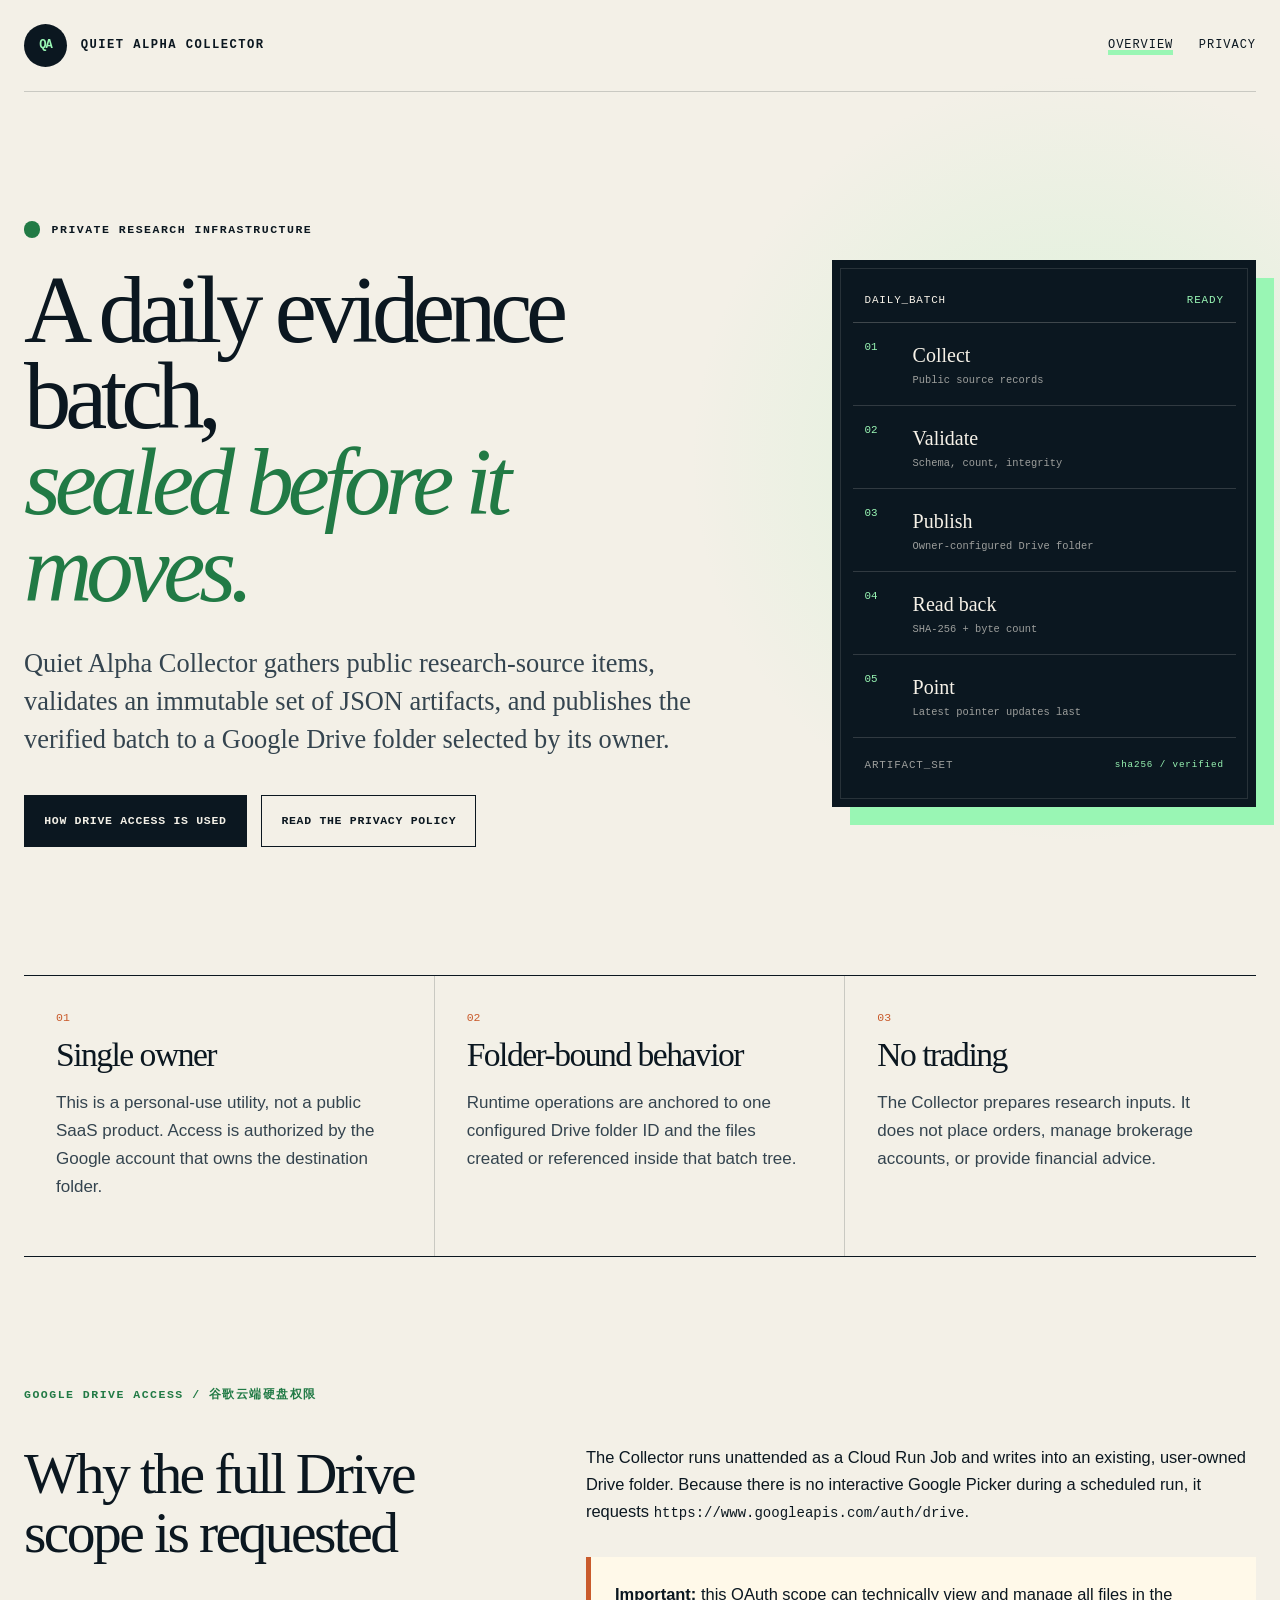
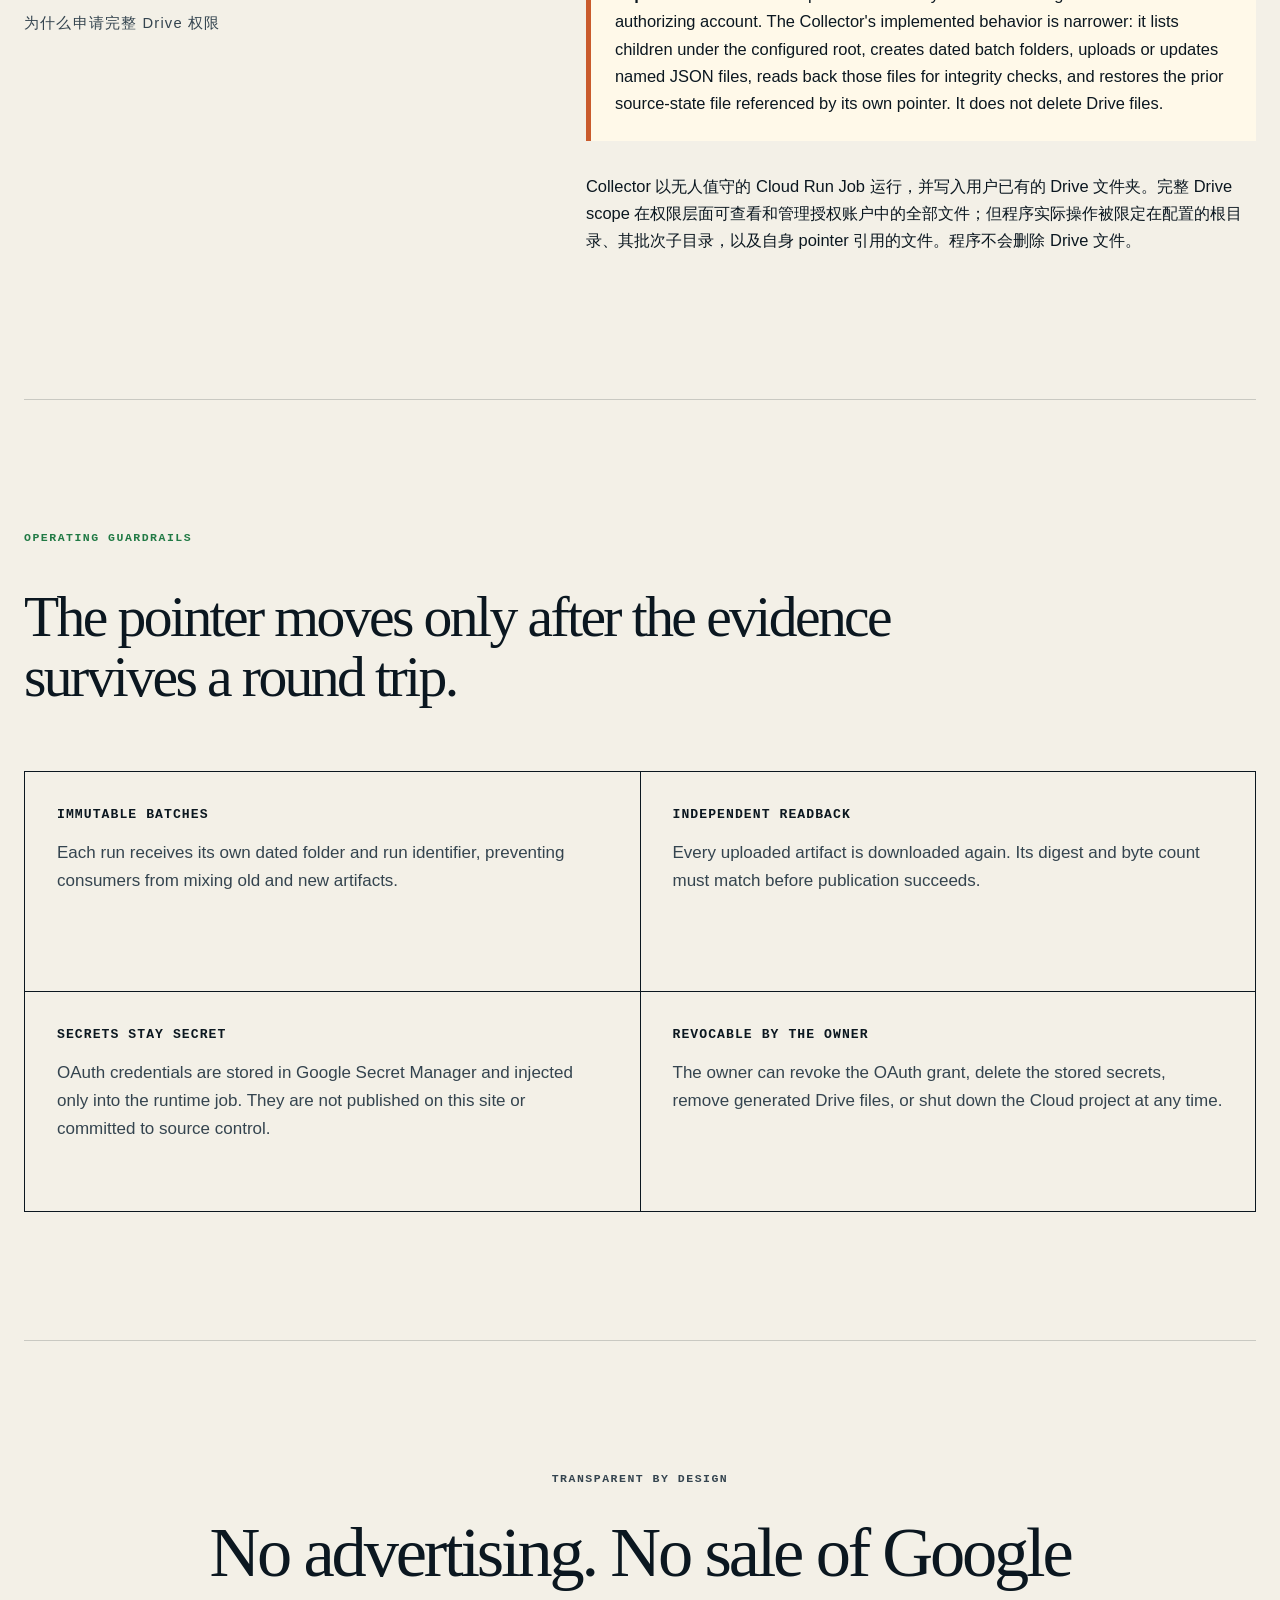
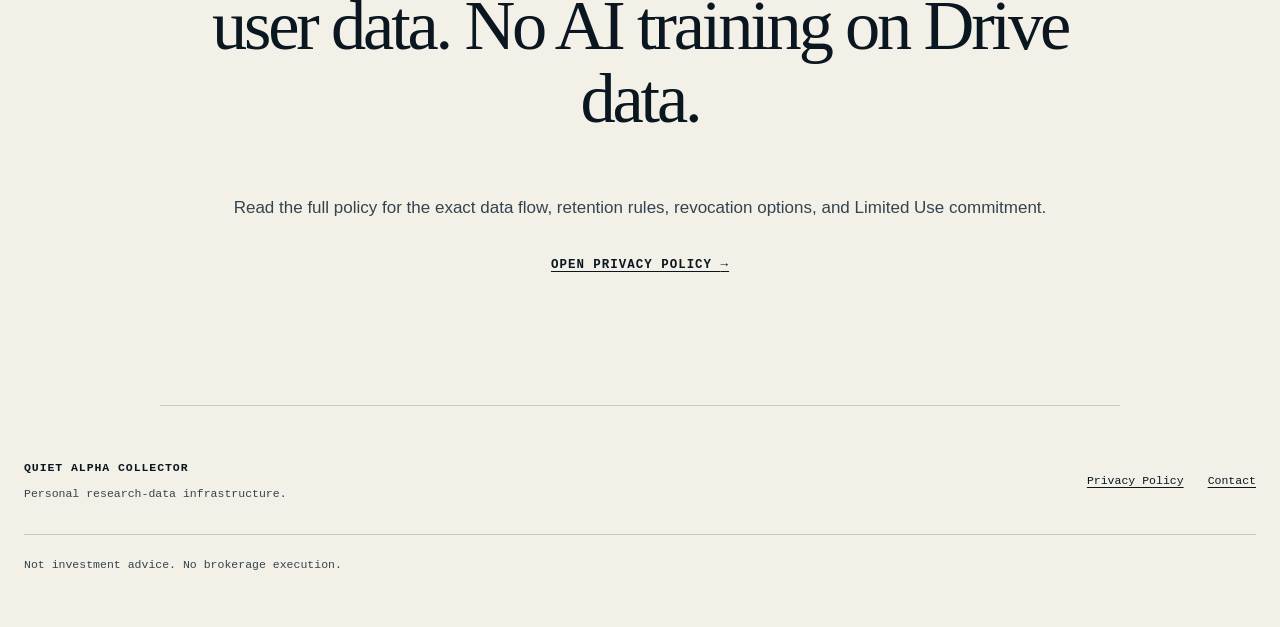
<file: index.html>
<!DOCTYPE html>
<html lang="en">
<head>
  <meta charset="utf-8">
  <meta name="viewport" content="width=device-width, initial-scale=1">
  <meta name="description" content="Quiet Alpha Collector is a private research-data utility that validates immutable daily batches and publishes them to an owner-selected Google Drive folder.">
  <title>Quiet Alpha Collector</title>
  <link rel="canonical" href="https://lumo016.github.io/quiet-alpha-oauth-site/">
  <link rel="icon" href="data:image/svg+xml,%3Csvg xmlns='http://www.w3.org/2000/svg' viewBox='0 0 64 64'%3E%3Crect width='64' height='64' rx='12' fill='%230b1720'/%3E%3Cpath d='M13 42 28 15h8L22 42zm21 0 10-19h7L41 42z' fill='%2399f6b4'/%3E%3C/svg%3E">
  <link rel="stylesheet" href="assets/site.css">
</head>
<body>
  <a class="skip-link" href="#main">Skip to content</a>
  <header class="site-header">
    <a class="wordmark" href="./" aria-label="Quiet Alpha Collector home">
      <span class="wordmark-mark" aria-hidden="true">QA</span>
      <span>Quiet Alpha Collector</span>
    </a>
    <nav aria-label="Primary navigation">
      <a aria-current="page" href="./">Overview</a>
      <a href="privacy.html">Privacy</a>
    </nav>
  </header>

  <main id="main">
    <section class="hero" aria-labelledby="hero-title">
      <div class="hero-copy reveal">
        <p class="eyebrow"><span class="status-dot" aria-hidden="true"></span> Private research infrastructure</p>
        <h1 id="hero-title">A daily evidence batch,<br><em>sealed before it moves.</em></h1>
        <p class="lede">Quiet Alpha Collector gathers public research-source items, validates an immutable set of JSON artifacts, and publishes the verified batch to a Google Drive folder selected by its owner.</p>
        <div class="hero-actions">
          <a class="button button-primary" href="#drive-access">How Drive access is used</a>
          <a class="button button-secondary" href="privacy.html">Read the privacy policy</a>
        </div>
      </div>

      <aside class="ledger reveal reveal-late" aria-label="Collector integrity sequence">
        <div class="ledger-head">
          <span>DAILY_BATCH</span>
          <span class="ready">READY</span>
        </div>
        <ol>
          <li><span>01</span><strong>Collect</strong><small>Public source records</small></li>
          <li><span>02</span><strong>Validate</strong><small>Schema, count, integrity</small></li>
          <li><span>03</span><strong>Publish</strong><small>Owner-configured Drive folder</small></li>
          <li><span>04</span><strong>Read back</strong><small>SHA-256 + byte count</small></li>
          <li><span>05</span><strong>Point</strong><small>Latest pointer updates last</small></li>
        </ol>
        <div class="hash-line"><span>ARTIFACT_SET</span><code>sha256 / verified</code></div>
      </aside>
    </section>

    <section class="facts" aria-label="Product boundaries">
      <article>
        <p class="fact-number">01</p>
        <h2>Single owner</h2>
        <p>This is a personal-use utility, not a public SaaS product. Access is authorized by the Google account that owns the destination folder.</p>
      </article>
      <article>
        <p class="fact-number">02</p>
        <h2>Folder-bound behavior</h2>
        <p>Runtime operations are anchored to one configured Drive folder ID and the files created or referenced inside that batch tree.</p>
      </article>
      <article>
        <p class="fact-number">03</p>
        <h2>No trading</h2>
        <p>The Collector prepares research inputs. It does not place orders, manage brokerage accounts, or provide financial advice.</p>
      </article>
    </section>

    <section id="drive-access" class="access-section" aria-labelledby="access-title">
      <div class="section-label">GOOGLE DRIVE ACCESS / 谷歌云端硬盘权限</div>
      <div class="access-grid">
        <div>
          <h2 id="access-title">Why the full Drive scope is requested</h2>
          <p class="cn-title" lang="zh-Hans">为什么申请完整 Drive 权限</p>
        </div>
        <div class="prose">
          <p>The Collector runs unattended as a Cloud Run Job and writes into an existing, user-owned Drive folder. Because there is no interactive Google Picker during a scheduled run, it requests <code>https://www.googleapis.com/auth/drive</code>.</p>
          <p class="disclosure"><strong>Important:</strong> this OAuth scope can technically view and manage all files in the authorizing account. The Collector's implemented behavior is narrower: it lists children under the configured root, creates dated batch folders, uploads or updates named JSON files, reads back those files for integrity checks, and restores the prior source-state file referenced by its own pointer. It does not delete Drive files.</p>
          <p lang="zh-Hans">Collector 以无人值守的 Cloud Run Job 运行，并写入用户已有的 Drive 文件夹。完整 Drive scope 在权限层面可查看和管理授权账户中的全部文件；但程序实际操作被限定在配置的根目录、其批次子目录，以及自身 pointer 引用的文件。程序不会删除 Drive 文件。</p>
        </div>
      </div>
    </section>

    <section class="guardrails" aria-labelledby="guardrails-title">
      <div class="section-label">OPERATING GUARDRAILS</div>
      <h2 id="guardrails-title">The pointer moves only after the evidence survives a round trip.</h2>
      <div class="guardrail-grid">
        <article>
          <h3>Immutable batches</h3>
          <p>Each run receives its own dated folder and run identifier, preventing consumers from mixing old and new artifacts.</p>
        </article>
        <article>
          <h3>Independent readback</h3>
          <p>Every uploaded artifact is downloaded again. Its digest and byte count must match before publication succeeds.</p>
        </article>
        <article>
          <h3>Secrets stay secret</h3>
          <p>OAuth credentials are stored in Google Secret Manager and injected only into the runtime job. They are not published on this site or committed to source control.</p>
        </article>
        <article>
          <h3>Revocable by the owner</h3>
          <p>The owner can revoke the OAuth grant, delete the stored secrets, remove generated Drive files, or shut down the Cloud project at any time.</p>
        </article>
      </div>
    </section>

    <section class="policy-callout" aria-labelledby="policy-title">
      <p class="eyebrow">TRANSPARENT BY DESIGN</p>
      <h2 id="policy-title">No advertising. No sale of Google user data. No AI training on Drive data.</h2>
      <p>Read the full policy for the exact data flow, retention rules, revocation options, and Limited Use commitment.</p>
      <a class="text-link" href="privacy.html">Open Privacy Policy <span aria-hidden="true">→</span></a>
    </section>
  </main>

  <footer>
    <div>
      <strong>Quiet Alpha Collector</strong>
      <p>Personal research-data infrastructure.</p>
    </div>
    <div class="footer-links">
      <a href="privacy.html">Privacy Policy</a>
      <a href="https://github.com/Lumo016/quiet-alpha-oauth-site/issues">Contact</a>
    </div>
    <p class="footer-note">Not investment advice. No brokerage execution.</p>
  </footer>
</body>
</html>
</file>
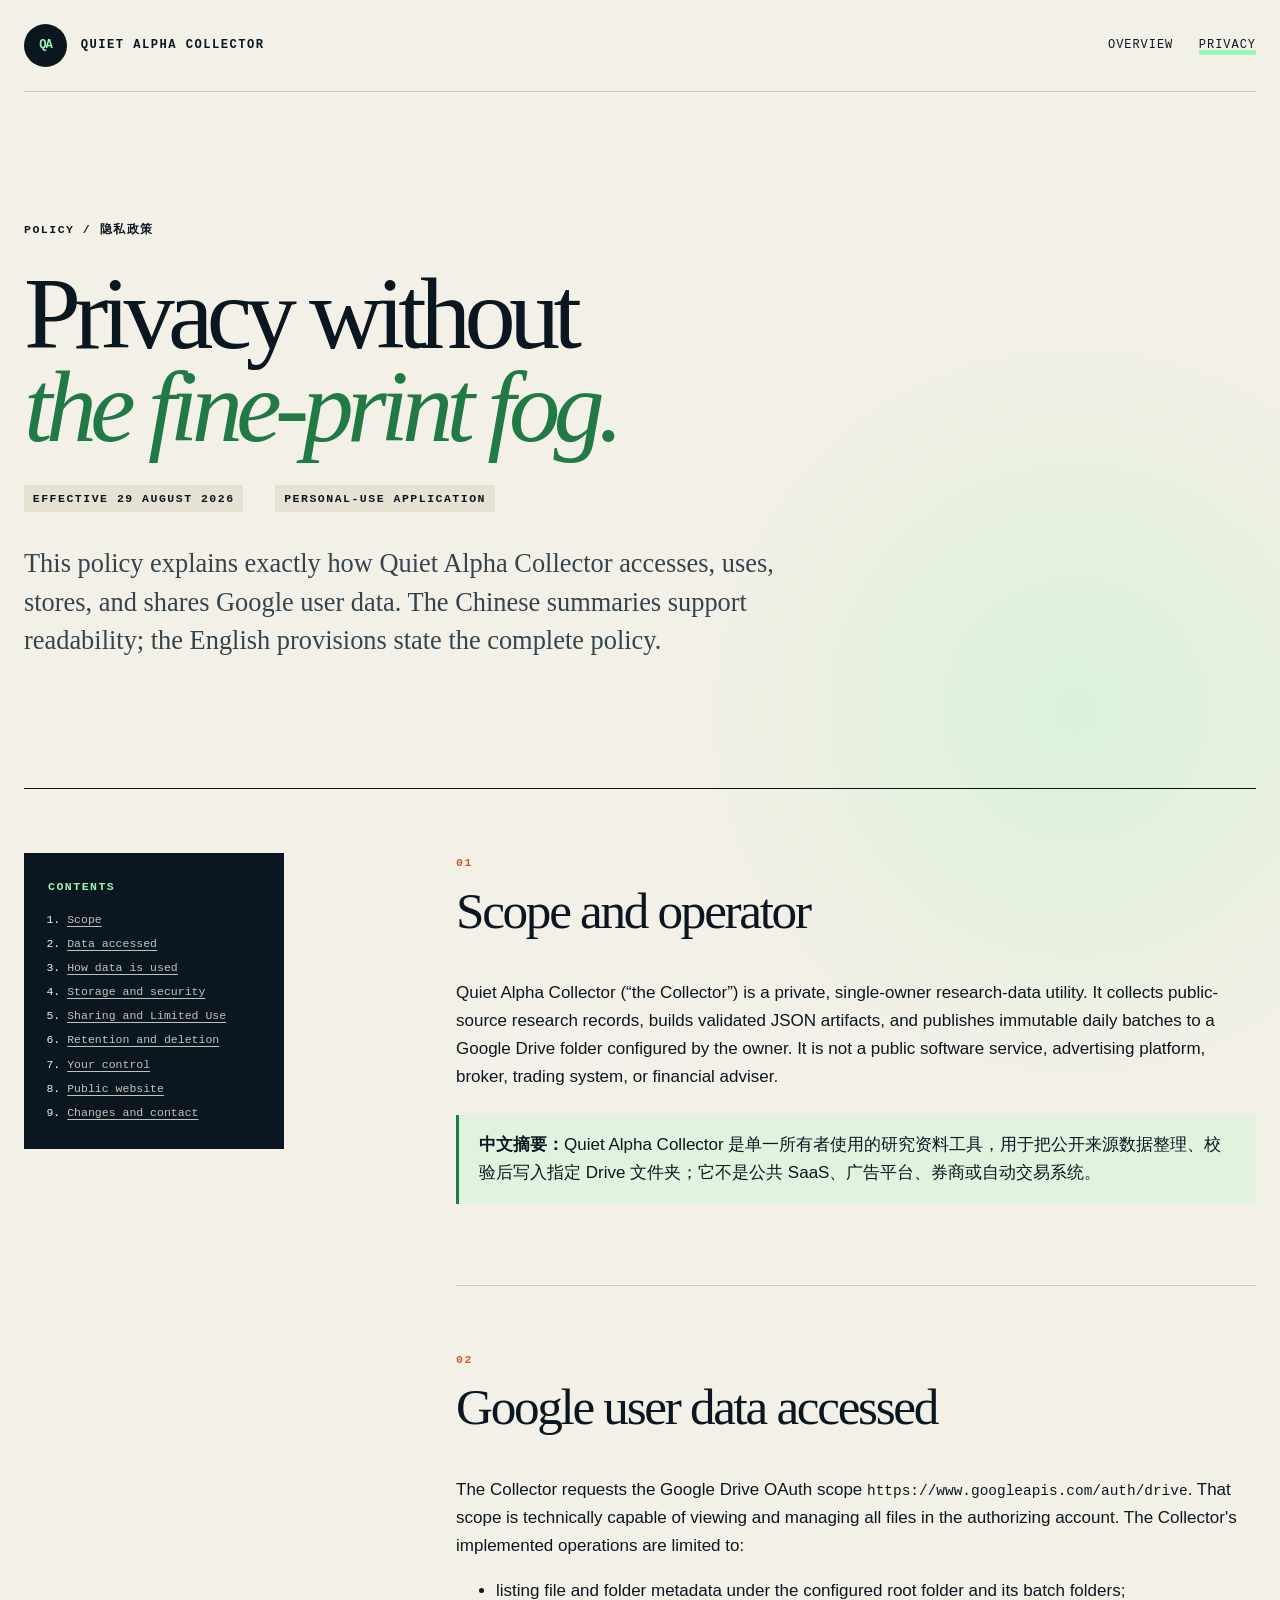
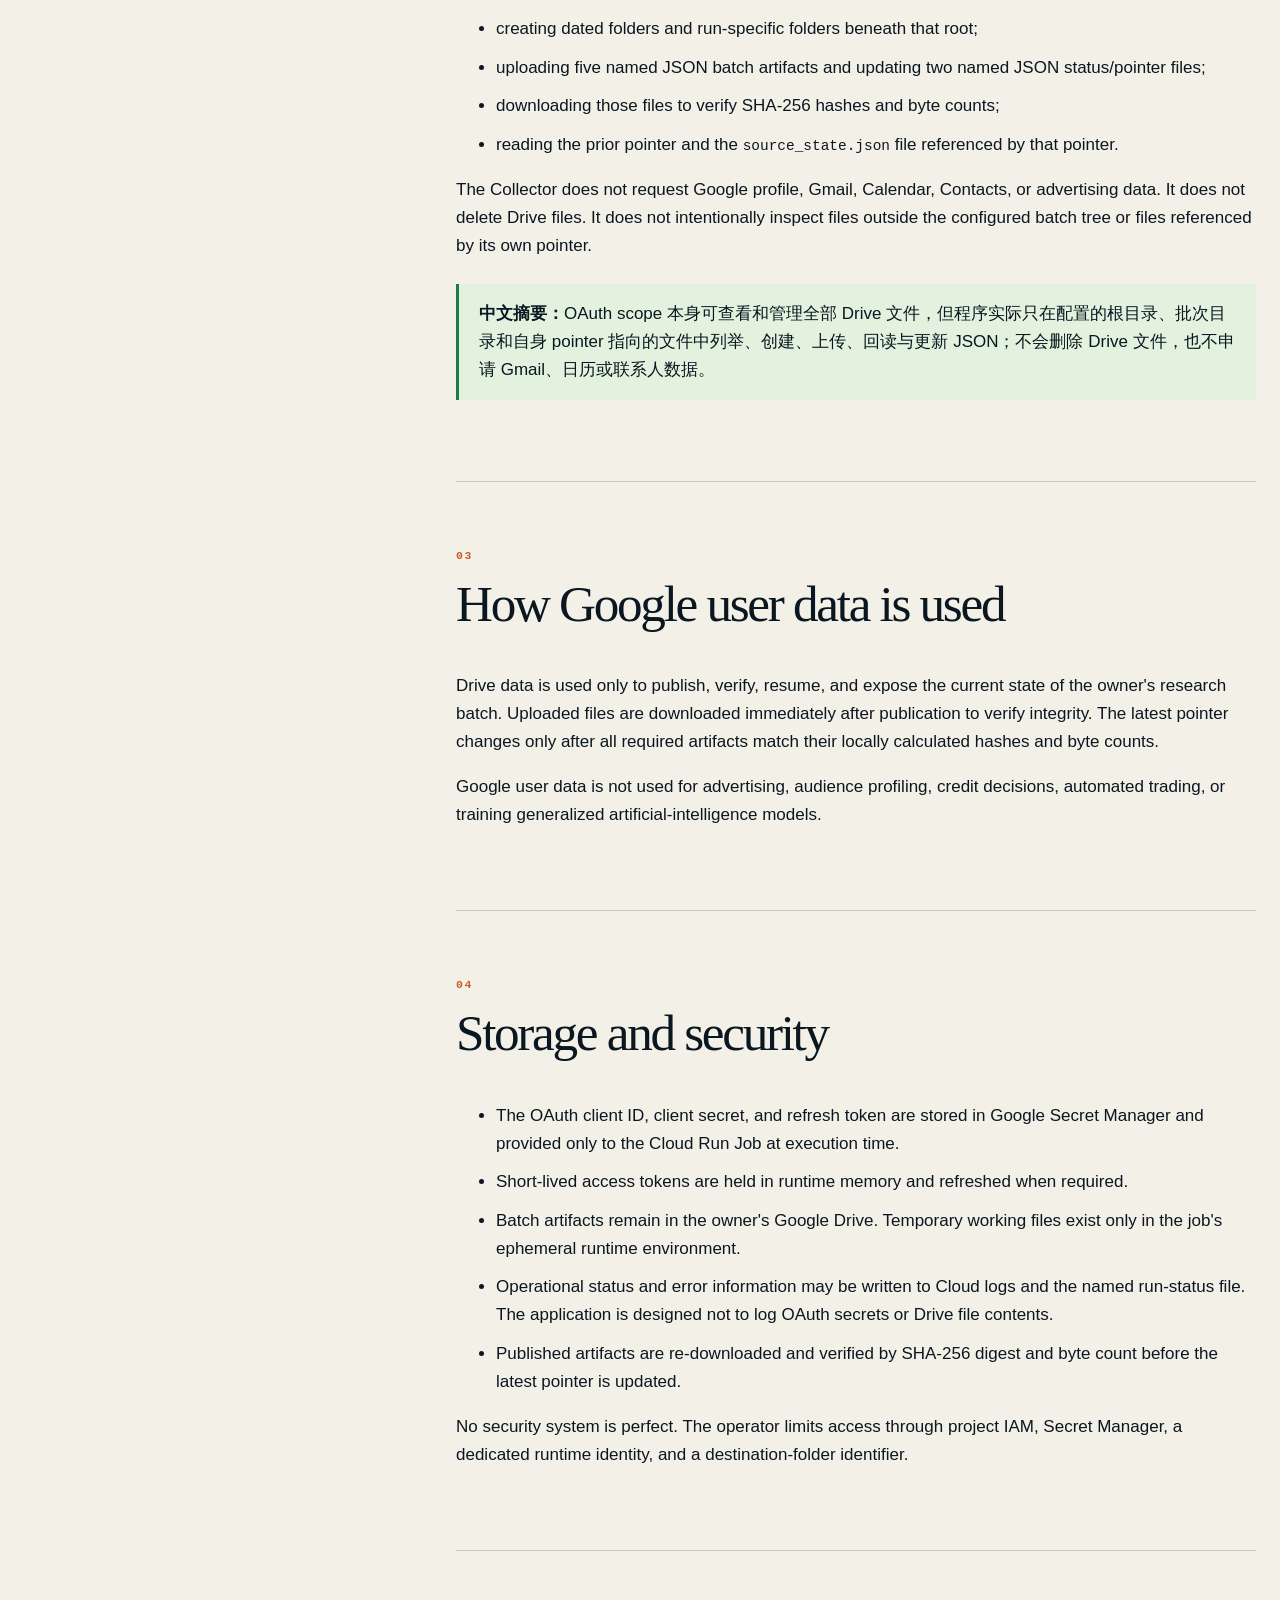
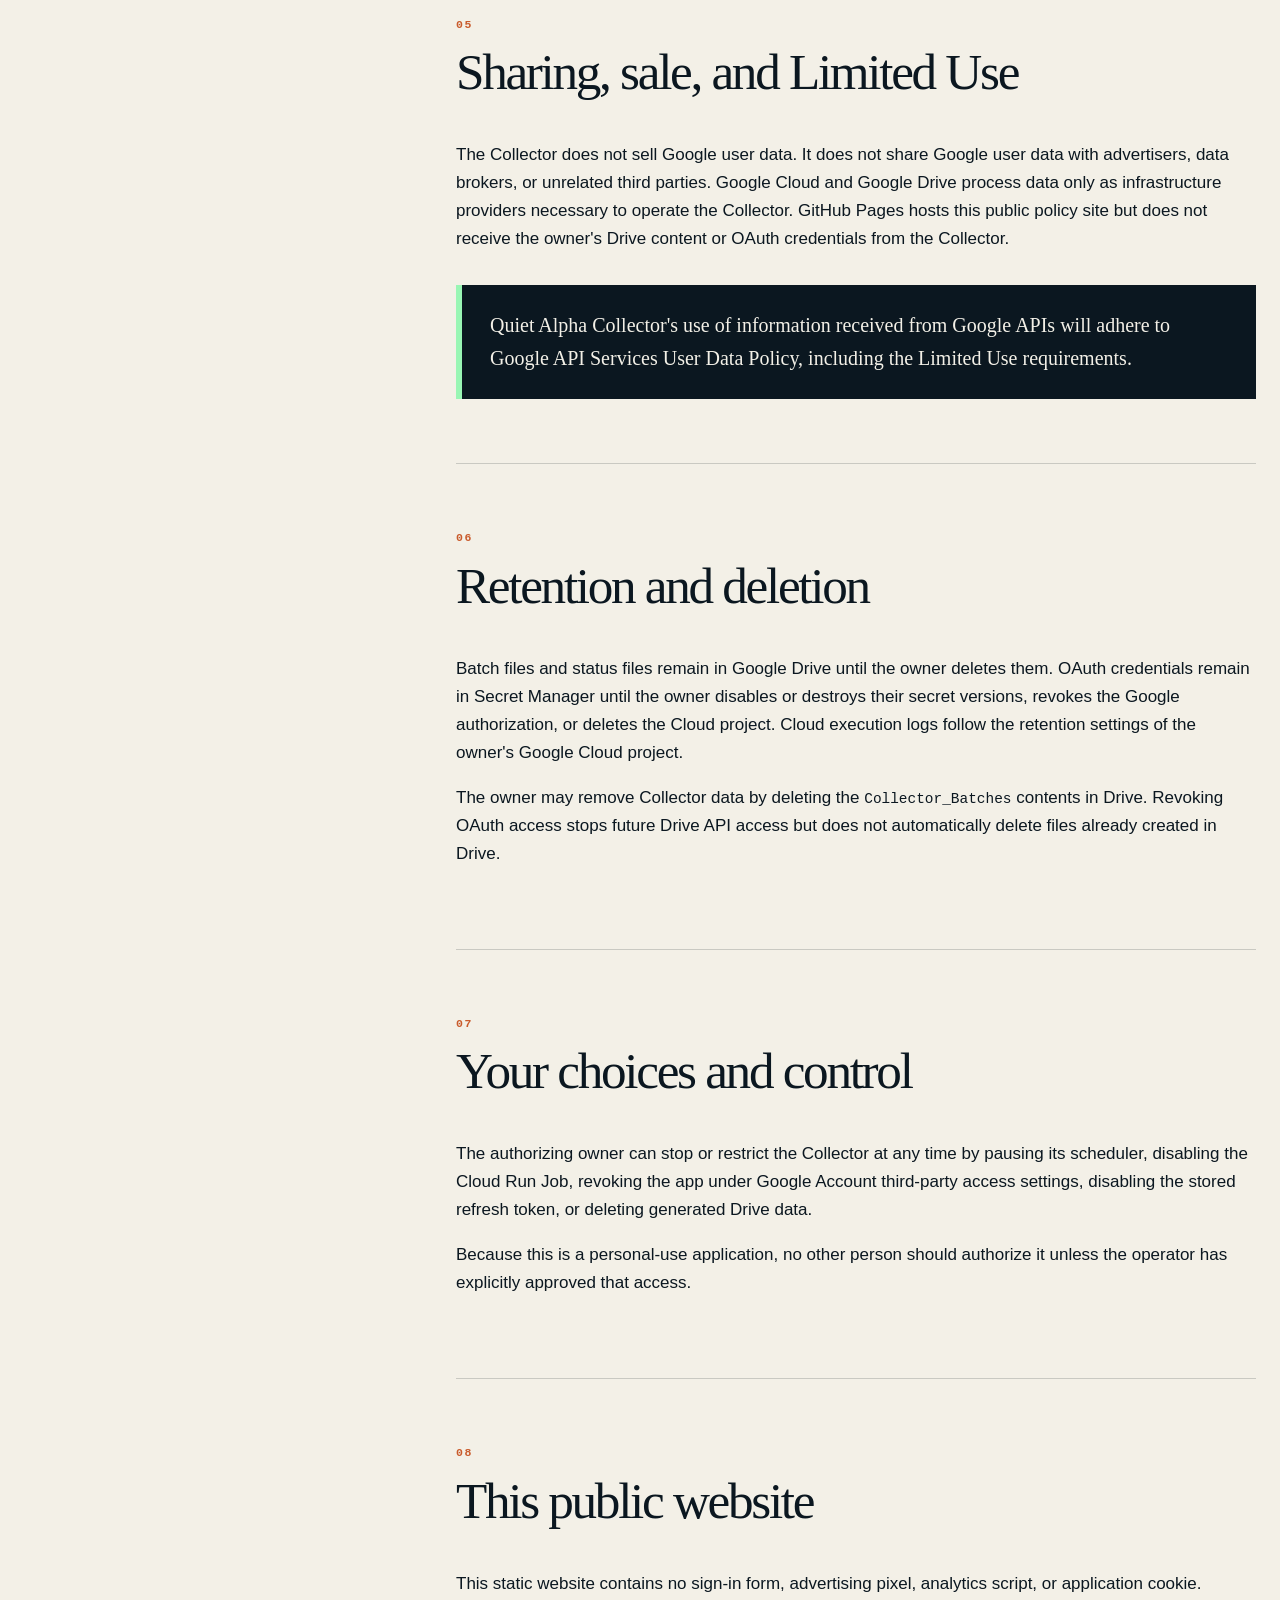
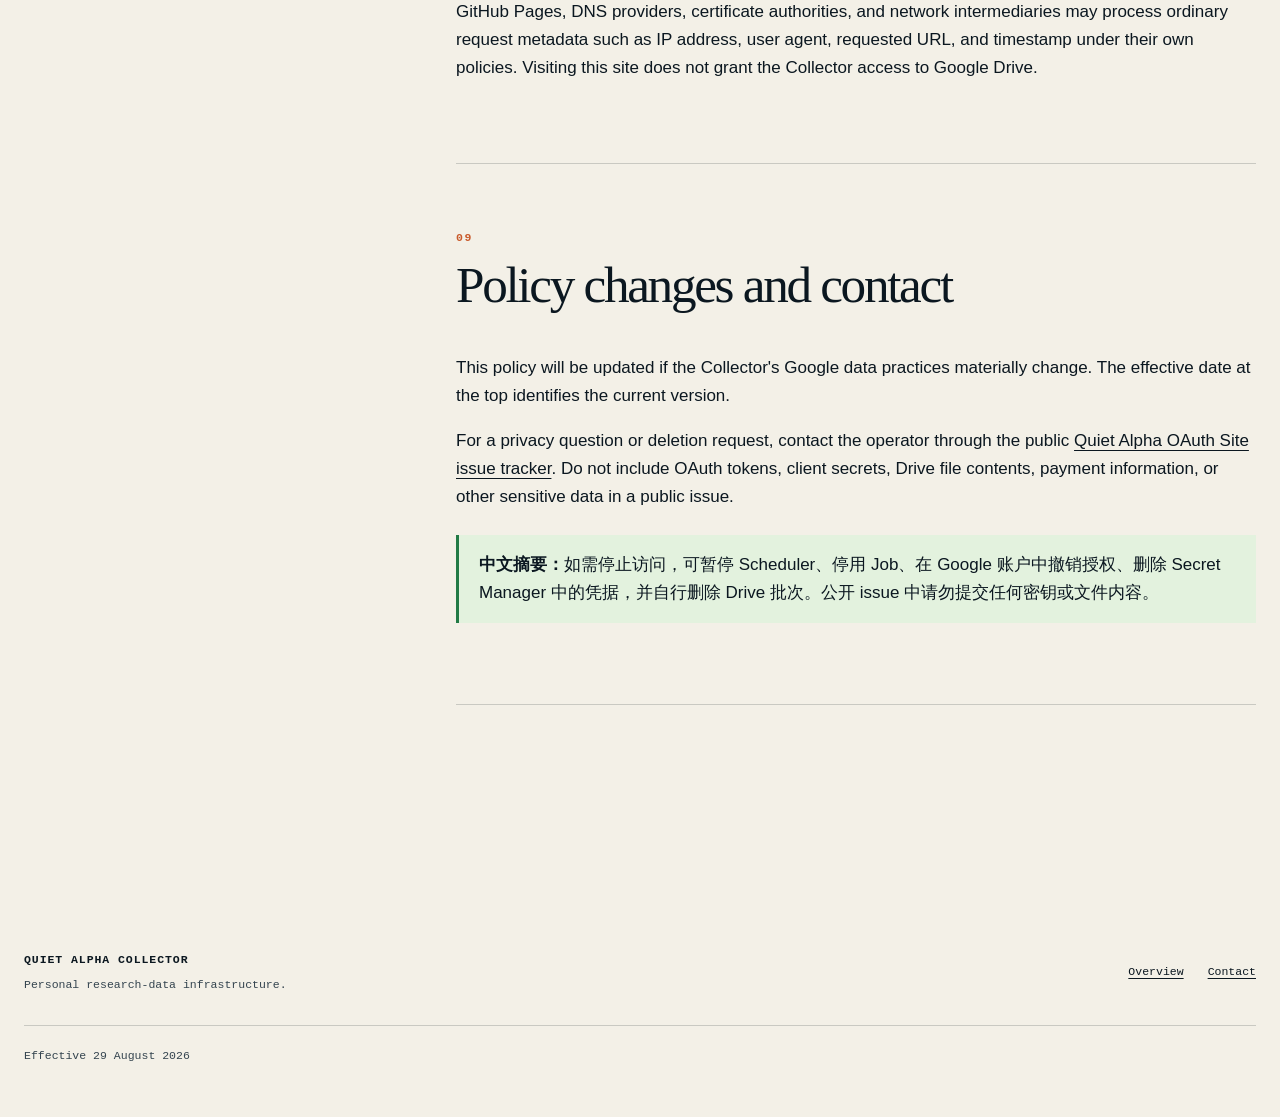
<file: privacy.html>
<!DOCTYPE html>
<html lang="en">
<head>
  <meta charset="utf-8">
  <meta name="viewport" content="width=device-width, initial-scale=1">
  <meta name="description" content="Privacy Policy for Quiet Alpha Collector, including its use of Google Drive data and OAuth credentials.">
  <title>Privacy Policy — Quiet Alpha Collector</title>
  <link rel="canonical" href="https://lumo016.github.io/quiet-alpha-oauth-site/privacy.html">
  <link rel="icon" href="data:image/svg+xml,%3Csvg xmlns='http://www.w3.org/2000/svg' viewBox='0 0 64 64'%3E%3Crect width='64' height='64' rx='12' fill='%230b1720'/%3E%3Cpath d='M13 42 28 15h8L22 42zm21 0 10-19h7L41 42z' fill='%2399f6b4'/%3E%3C/svg%3E">
  <link rel="stylesheet" href="assets/site.css">
</head>
<body>
  <a class="skip-link" href="#main">Skip to content</a>
  <header class="site-header">
    <a class="wordmark" href="./" aria-label="Quiet Alpha Collector home">
      <span class="wordmark-mark" aria-hidden="true">QA</span>
      <span>Quiet Alpha Collector</span>
    </a>
    <nav aria-label="Primary navigation">
      <a href="./">Overview</a>
      <a aria-current="page" href="privacy.html">Privacy</a>
    </nav>
  </header>

  <main id="main" class="policy-page">
    <header class="policy-hero reveal">
      <p class="eyebrow">POLICY / 隐私政策</p>
      <h1>Privacy without<br><em>the fine-print fog.</em></h1>
      <div class="policy-meta">
        <span>Effective 29 August 2026</span>
        <span>Personal-use application</span>
      </div>
      <p class="lede">This policy explains exactly how Quiet Alpha Collector accesses, uses, stores, and shares Google user data. The Chinese summaries support readability; the English provisions state the complete policy.</p>
    </header>

    <div class="policy-layout">
      <aside class="policy-index" aria-label="Policy contents">
        <p>CONTENTS</p>
        <ol>
          <li><a href="#scope">Scope</a></li>
          <li><a href="#data">Data accessed</a></li>
          <li><a href="#use">How data is used</a></li>
          <li><a href="#storage">Storage and security</a></li>
          <li><a href="#sharing">Sharing and Limited Use</a></li>
          <li><a href="#retention">Retention and deletion</a></li>
          <li><a href="#control">Your control</a></li>
          <li><a href="#site">Public website</a></li>
          <li><a href="#changes">Changes and contact</a></li>
        </ol>
      </aside>

      <article class="policy-body">
        <section id="scope">
          <p class="section-number">01</p>
          <h2>Scope and operator</h2>
          <p>Quiet Alpha Collector (“the Collector”) is a private, single-owner research-data utility. It collects public-source research records, builds validated JSON artifacts, and publishes immutable daily batches to a Google Drive folder configured by the owner. It is not a public software service, advertising platform, broker, trading system, or financial adviser.</p>
          <p class="cn-summary" lang="zh-Hans"><strong>中文摘要：</strong>Quiet Alpha Collector 是单一所有者使用的研究资料工具，用于把公开来源数据整理、校验后写入指定 Drive 文件夹；它不是公共 SaaS、广告平台、券商或自动交易系统。</p>
        </section>

        <section id="data">
          <p class="section-number">02</p>
          <h2>Google user data accessed</h2>
          <p>The Collector requests the Google Drive OAuth scope <code>https://www.googleapis.com/auth/drive</code>. That scope is technically capable of viewing and managing all files in the authorizing account. The Collector's implemented operations are limited to:</p>
          <ul>
            <li>listing file and folder metadata under the configured root folder and its batch folders;</li>
            <li>creating dated folders and run-specific folders beneath that root;</li>
            <li>uploading five named JSON batch artifacts and updating two named JSON status/pointer files;</li>
            <li>downloading those files to verify SHA-256 hashes and byte counts;</li>
            <li>reading the prior pointer and the <code>source_state.json</code> file referenced by that pointer.</li>
          </ul>
          <p>The Collector does not request Google profile, Gmail, Calendar, Contacts, or advertising data. It does not delete Drive files. It does not intentionally inspect files outside the configured batch tree or files referenced by its own pointer.</p>
          <p class="cn-summary" lang="zh-Hans"><strong>中文摘要：</strong>OAuth scope 本身可查看和管理全部 Drive 文件，但程序实际只在配置的根目录、批次目录和自身 pointer 指向的文件中列举、创建、上传、回读与更新 JSON；不会删除 Drive 文件，也不申请 Gmail、日历或联系人数据。</p>
        </section>

        <section id="use">
          <p class="section-number">03</p>
          <h2>How Google user data is used</h2>
          <p>Drive data is used only to publish, verify, resume, and expose the current state of the owner's research batch. Uploaded files are downloaded immediately after publication to verify integrity. The latest pointer changes only after all required artifacts match their locally calculated hashes and byte counts.</p>
          <p>Google user data is not used for advertising, audience profiling, credit decisions, automated trading, or training generalized artificial-intelligence models.</p>
        </section>

        <section id="storage">
          <p class="section-number">04</p>
          <h2>Storage and security</h2>
          <ul>
            <li>The OAuth client ID, client secret, and refresh token are stored in Google Secret Manager and provided only to the Cloud Run Job at execution time.</li>
            <li>Short-lived access tokens are held in runtime memory and refreshed when required.</li>
            <li>Batch artifacts remain in the owner's Google Drive. Temporary working files exist only in the job's ephemeral runtime environment.</li>
            <li>Operational status and error information may be written to Cloud logs and the named run-status file. The application is designed not to log OAuth secrets or Drive file contents.</li>
            <li>Published artifacts are re-downloaded and verified by SHA-256 digest and byte count before the latest pointer is updated.</li>
          </ul>
          <p>No security system is perfect. The operator limits access through project IAM, Secret Manager, a dedicated runtime identity, and a destination-folder identifier.</p>
        </section>

        <section id="sharing">
          <p class="section-number">05</p>
          <h2>Sharing, sale, and Limited Use</h2>
          <p>The Collector does not sell Google user data. It does not share Google user data with advertisers, data brokers, or unrelated third parties. Google Cloud and Google Drive process data only as infrastructure providers necessary to operate the Collector. GitHub Pages hosts this public policy site but does not receive the owner's Drive content or OAuth credentials from the Collector.</p>
          <blockquote>Quiet Alpha Collector's use of information received from Google APIs will adhere to Google API Services User Data Policy, including the Limited Use requirements.</blockquote>
        </section>

        <section id="retention">
          <p class="section-number">06</p>
          <h2>Retention and deletion</h2>
          <p>Batch files and status files remain in Google Drive until the owner deletes them. OAuth credentials remain in Secret Manager until the owner disables or destroys their secret versions, revokes the Google authorization, or deletes the Cloud project. Cloud execution logs follow the retention settings of the owner's Google Cloud project.</p>
          <p>The owner may remove Collector data by deleting the <code>Collector_Batches</code> contents in Drive. Revoking OAuth access stops future Drive API access but does not automatically delete files already created in Drive.</p>
        </section>

        <section id="control">
          <p class="section-number">07</p>
          <h2>Your choices and control</h2>
          <p>The authorizing owner can stop or restrict the Collector at any time by pausing its scheduler, disabling the Cloud Run Job, revoking the app under Google Account third-party access settings, disabling the stored refresh token, or deleting generated Drive data.</p>
          <p>Because this is a personal-use application, no other person should authorize it unless the operator has explicitly approved that access.</p>
        </section>

        <section id="site">
          <p class="section-number">08</p>
          <h2>This public website</h2>
          <p>This static website contains no sign-in form, advertising pixel, analytics script, or application cookie. GitHub Pages, DNS providers, certificate authorities, and network intermediaries may process ordinary request metadata such as IP address, user agent, requested URL, and timestamp under their own policies. Visiting this site does not grant the Collector access to Google Drive.</p>
        </section>

        <section id="changes">
          <p class="section-number">09</p>
          <h2>Policy changes and contact</h2>
          <p>This policy will be updated if the Collector's Google data practices materially change. The effective date at the top identifies the current version.</p>
          <p>For a privacy question or deletion request, contact the operator through the public <a href="https://github.com/Lumo016/quiet-alpha-oauth-site/issues">Quiet Alpha OAuth Site issue tracker</a>. Do not include OAuth tokens, client secrets, Drive file contents, payment information, or other sensitive data in a public issue.</p>
          <p class="cn-summary" lang="zh-Hans"><strong>中文摘要：</strong>如需停止访问，可暂停 Scheduler、停用 Job、在 Google 账户中撤销授权、删除 Secret Manager 中的凭据，并自行删除 Drive 批次。公开 issue 中请勿提交任何密钥或文件内容。</p>
        </section>
      </article>
    </div>
  </main>

  <footer>
    <div>
      <strong>Quiet Alpha Collector</strong>
      <p>Personal research-data infrastructure.</p>
    </div>
    <div class="footer-links">
      <a href="./">Overview</a>
      <a href="https://github.com/Lumo016/quiet-alpha-oauth-site/issues">Contact</a>
    </div>
    <p class="footer-note">Effective 29 August 2026</p>
  </footer>
</body>
</html>
</file>
<file: assets/site.css>
:root {
  color-scheme: light;
  --ink: #0b1720;
  --ink-soft: #34444f;
  --paper: #f3f0e7;
  --paper-deep: #e7e1d3;
  --line: rgba(11, 23, 32, 0.18);
  --signal: #217a45;
  --signal-bright: #99f6b4;
  --warning: #c95b2c;
  --display: Georgia, "Times New Roman", serif;
  --body: "Aptos", "Segoe UI", sans-serif;
  --mono: "Cascadia Mono", "IBM Plex Mono", Consolas, monospace;
  --max: 1240px;
}

* {
  box-sizing: border-box;
}

html {
  scroll-behavior: smooth;
}

body {
  margin: 0;
  color: var(--ink);
  background:
    linear-gradient(90deg, transparent calc(50% - 0.5px), rgba(11, 23, 32, 0.045) 50%, transparent calc(50% + 0.5px)),
    radial-gradient(circle at 84% 12%, rgba(153, 246, 180, 0.28), transparent 24rem),
    var(--paper);
  font-family: var(--body);
  font-size: 17px;
  line-height: 1.65;
  text-rendering: optimizeLegibility;
}

a {
  color: inherit;
  text-decoration-thickness: 1px;
  text-underline-offset: 0.22em;
}

a:focus-visible,
button:focus-visible {
  outline: 3px solid var(--warning);
  outline-offset: 4px;
}

.skip-link {
  position: fixed;
  z-index: 100;
  top: 0.75rem;
  left: 0.75rem;
  padding: 0.65rem 0.9rem;
  color: white;
  background: var(--ink);
  transform: translateY(-180%);
  transition: transform 150ms ease;
}

.skip-link:focus {
  transform: translateY(0);
}

.site-header,
main,
footer {
  width: min(calc(100% - 3rem), var(--max));
  margin-inline: auto;
}

.site-header {
  min-height: 92px;
  display: flex;
  align-items: center;
  justify-content: space-between;
  gap: 2rem;
  border-bottom: 1px solid var(--line);
}

.wordmark {
  display: inline-flex;
  align-items: center;
  gap: 0.85rem;
  font-family: var(--mono);
  font-size: 0.76rem;
  font-weight: 700;
  letter-spacing: 0.12em;
  text-decoration: none;
  text-transform: uppercase;
}

.wordmark-mark {
  width: 2.7rem;
  height: 2.7rem;
  display: grid;
  place-items: center;
  color: var(--signal-bright);
  background: var(--ink);
  border-radius: 50%;
  letter-spacing: -0.08em;
}

nav {
  display: flex;
  gap: 1.6rem;
  font-family: var(--mono);
  font-size: 0.75rem;
  letter-spacing: 0.08em;
  text-transform: uppercase;
}

nav a {
  text-decoration: none;
}

nav a[aria-current="page"] {
  box-shadow: inset 0 -0.42em var(--signal-bright);
}

.hero {
  min-height: 690px;
  display: grid;
  grid-template-columns: minmax(0, 1.25fr) minmax(360px, 0.75fr);
  align-items: center;
  gap: clamp(3rem, 8vw, 8rem);
  padding-block: clamp(5rem, 10vw, 8.5rem);
}

.eyebrow,
.section-label,
.policy-meta,
.policy-index > p,
.section-number {
  font-family: var(--mono);
  font-size: 0.72rem;
  font-weight: 700;
  letter-spacing: 0.13em;
  text-transform: uppercase;
}

.eyebrow {
  display: flex;
  align-items: center;
  gap: 0.7rem;
  margin: 0 0 1.75rem;
}

.status-dot {
  width: 0.65rem;
  height: 0.65rem;
  display: inline-block;
  background: var(--signal);
  border: 3px solid rgba(33, 122, 69, 0.18);
  border-radius: 50%;
  box-sizing: content-box;
}

h1,
h2,
h3,
p {
  margin-top: 0;
}

h1 {
  max-width: 880px;
  margin-bottom: 2rem;
  font-family: var(--display);
  font-size: clamp(3.4rem, 7.4vw, 7.2rem);
  font-weight: 400;
  letter-spacing: -0.065em;
  line-height: 0.91;
}

h1 em {
  color: var(--signal);
  font-weight: 400;
}

h2 {
  font-family: var(--display);
  font-size: clamp(2.05rem, 4.5vw, 4rem);
  font-weight: 400;
  letter-spacing: -0.045em;
  line-height: 1.04;
}

h3 {
  font-family: var(--mono);
  font-size: 0.82rem;
  letter-spacing: 0.08em;
  text-transform: uppercase;
}

.lede {
  max-width: 760px;
  color: var(--ink-soft);
  font-family: var(--display);
  font-size: clamp(1.25rem, 2.2vw, 1.65rem);
  line-height: 1.45;
}

.hero-actions {
  display: flex;
  flex-wrap: wrap;
  gap: 0.9rem;
  margin-top: 2.3rem;
}

.button {
  min-height: 3.2rem;
  display: inline-flex;
  align-items: center;
  justify-content: center;
  padding: 0.8rem 1.2rem;
  border: 1px solid var(--ink);
  font-family: var(--mono);
  font-size: 0.72rem;
  font-weight: 700;
  letter-spacing: 0.06em;
  text-decoration: none;
  text-transform: uppercase;
  transition: transform 150ms ease, box-shadow 150ms ease, background 150ms ease;
}

.button:hover {
  transform: translate(-3px, -3px);
  box-shadow: 5px 5px 0 var(--warning);
}

.button-primary {
  color: var(--paper);
  background: var(--ink);
}

.button-secondary {
  background: transparent;
}

.ledger {
  position: relative;
  padding: 1.2rem;
  color: #f7f2e8;
  background: var(--ink);
  border: 1px solid var(--ink);
  box-shadow: 18px 18px 0 var(--signal-bright);
  transform: rotate(1.2deg);
}

.ledger::before {
  content: "";
  position: absolute;
  inset: 7px;
  pointer-events: none;
  border: 1px solid rgba(247, 242, 232, 0.12);
}

.ledger-head,
.hash-line {
  display: flex;
  justify-content: space-between;
  gap: 1rem;
  padding: 0.75rem;
  font-family: var(--mono);
  font-size: 0.68rem;
  letter-spacing: 0.08em;
}

.ready {
  color: var(--signal-bright);
}

.ledger ol {
  margin: 0;
  padding: 0;
  list-style: none;
  border-top: 1px solid rgba(247, 242, 232, 0.22);
}

.ledger li {
  display: grid;
  grid-template-columns: 2.2rem 1fr;
  gap: 0 0.8rem;
  padding: 1rem 0.75rem;
  border-bottom: 1px solid rgba(247, 242, 232, 0.16);
}

.ledger li > span {
  grid-row: 1 / span 2;
  color: var(--signal-bright);
  font-family: var(--mono);
  font-size: 0.68rem;
}

.ledger li strong {
  font-family: var(--display);
  font-size: 1.25rem;
  font-weight: 400;
}

.ledger li small {
  color: rgba(247, 242, 232, 0.62);
  font-family: var(--mono);
  font-size: 0.65rem;
}

.hash-line {
  margin-top: 0.4rem;
  color: rgba(247, 242, 232, 0.62);
}

.hash-line code {
  color: var(--signal-bright);
}

.facts {
  display: grid;
  grid-template-columns: repeat(3, 1fr);
  border-top: 1px solid var(--ink);
  border-bottom: 1px solid var(--ink);
}

.facts article {
  min-height: 280px;
  padding: 2rem;
  border-right: 1px solid var(--line);
}

.facts article:last-child {
  border-right: 0;
}

.fact-number {
  color: var(--warning);
  font-family: var(--mono);
  font-size: 0.72rem;
}

.facts h2 {
  margin-bottom: 1rem;
  font-size: 2.1rem;
}

.facts p:last-child,
.guardrails p,
.policy-callout > p,
footer p {
  color: var(--ink-soft);
}

.access-section,
.guardrails,
.policy-callout {
  padding-block: clamp(5rem, 10vw, 9rem);
  border-bottom: 1px solid var(--line);
}

.section-label {
  margin-bottom: 2.5rem;
  color: var(--signal);
}

.access-grid {
  display: grid;
  grid-template-columns: minmax(280px, 0.8fr) minmax(0, 1.2fr);
  gap: clamp(3rem, 9vw, 9rem);
}

.cn-title {
  color: var(--ink-soft);
  font-size: 0.92rem;
  letter-spacing: 0.08em;
}

.prose {
  max-width: 760px;
  font-size: 1.03rem;
}

code {
  overflow-wrap: anywhere;
  font-family: var(--mono);
  font-size: 0.85em;
}

.disclosure {
  margin-block: 2rem;
  padding: 1.5rem;
  background: #fff9e9;
  border-left: 5px solid var(--warning);
}

.guardrails > h2 {
  max-width: 900px;
  margin-bottom: 4rem;
}

.guardrail-grid {
  display: grid;
  grid-template-columns: repeat(2, 1fr);
  gap: 0;
  border-top: 1px solid var(--ink);
  border-left: 1px solid var(--ink);
}

.guardrail-grid article {
  min-height: 220px;
  padding: 2rem;
  border-right: 1px solid var(--ink);
  border-bottom: 1px solid var(--ink);
}

.policy-callout {
  max-width: 960px;
  margin-inline: auto;
  text-align: center;
}

.policy-callout .eyebrow {
  justify-content: center;
}

.policy-callout h2 {
  font-size: clamp(2.4rem, 5.5vw, 5rem);
}

.text-link {
  display: inline-block;
  margin-top: 1rem;
  font-family: var(--mono);
  font-size: 0.78rem;
  font-weight: 700;
  letter-spacing: 0.08em;
  text-transform: uppercase;
}

footer {
  min-height: 220px;
  display: grid;
  grid-template-columns: 1fr auto;
  align-items: center;
  gap: 1rem 4rem;
  padding-block: 3rem;
  font-family: var(--mono);
  font-size: 0.72rem;
}

footer strong {
  letter-spacing: 0.08em;
  text-transform: uppercase;
}

footer p {
  margin: 0.4rem 0 0;
}

.footer-links {
  display: flex;
  gap: 1.5rem;
}

.footer-note {
  grid-column: 1 / -1;
  padding-top: 1.25rem;
  border-top: 1px solid var(--line);
}

.policy-page {
  max-width: var(--max);
}

.policy-hero {
  padding: clamp(5rem, 10vw, 9rem) 0 clamp(4rem, 8vw, 7rem);
  border-bottom: 1px solid var(--ink);
}

.policy-hero h1 {
  font-size: clamp(3.7rem, 8vw, 7.8rem);
}

.policy-meta {
  display: flex;
  flex-wrap: wrap;
  gap: 0.8rem 2rem;
  margin-bottom: 2rem;
}

.policy-meta span {
  padding: 0.25rem 0.55rem;
  background: var(--paper-deep);
}

.policy-layout {
  display: grid;
  grid-template-columns: 260px minmax(0, 800px);
  justify-content: space-between;
  gap: clamp(3rem, 8vw, 8rem);
  padding-block: 4rem 8rem;
}

.policy-index {
  position: sticky;
  top: 2rem;
  align-self: start;
  padding: 1.5rem;
  background: var(--ink);
  color: var(--paper);
}

.policy-index > p {
  color: var(--signal-bright);
}

.policy-index ol {
  margin: 0;
  padding-left: 1.2rem;
  font-family: var(--mono);
  font-size: 0.72rem;
  line-height: 2.1;
}

.policy-index a {
  color: rgba(247, 242, 232, 0.78);
}

.policy-body section {
  scroll-margin-top: 2rem;
  padding: 0 0 4rem;
  margin-bottom: 4rem;
  border-bottom: 1px solid var(--line);
}

.policy-body h2 {
  font-size: clamp(2rem, 4vw, 3.35rem);
}

.policy-body li + li {
  margin-top: 0.65rem;
}

.section-number {
  color: var(--warning);
}

.cn-summary {
  margin-top: 1.5rem;
  padding: 1rem 1.25rem;
  background: rgba(153, 246, 180, 0.18);
  border-left: 3px solid var(--signal);
}

blockquote {
  margin: 2rem 0 0;
  padding: 1.5rem 1.75rem;
  color: var(--paper);
  background: var(--ink);
  border-left: 6px solid var(--signal-bright);
  font-family: var(--display);
  font-size: 1.25rem;
}

.reveal {
  animation: rise 600ms cubic-bezier(.2, .75, .25, 1) both;
}

.reveal-late {
  animation-delay: 140ms;
}

@keyframes rise {
  from {
    opacity: 0;
    transform: translateY(18px);
  }
  to {
    opacity: 1;
    transform: translateY(0);
  }
}

@media (max-width: 900px) {
  .hero,
  .access-grid,
  .policy-layout {
    grid-template-columns: 1fr;
  }

  .hero {
    min-height: auto;
  }

  .ledger {
    max-width: 620px;
  }

  .facts {
    grid-template-columns: 1fr;
  }

  .facts article {
    min-height: auto;
    border-right: 0;
    border-bottom: 1px solid var(--line);
  }

  .facts article:last-child {
    border-bottom: 0;
  }

  .policy-index {
    position: static;
  }
}

@media (max-width: 640px) {
  body {
    font-size: 16px;
    background: var(--paper);
  }

  .site-header,
  main,
  footer {
    width: min(calc(100% - 2rem), var(--max));
  }

  .site-header {
    min-height: 78px;
  }

  .wordmark > span:last-child {
    display: none;
  }

  nav {
    gap: 1rem;
  }

  h1 {
    font-size: clamp(3rem, 15vw, 4.5rem);
  }

  .hero {
    padding-block: 4rem 5rem;
    gap: 3.5rem;
  }

  .hero-actions,
  .button {
    width: 100%;
  }

  .ledger {
    box-shadow: 10px 10px 0 var(--signal-bright);
  }

  .guardrail-grid {
    grid-template-columns: 1fr;
  }

  .guardrail-grid article {
    min-height: auto;
  }

  footer {
    grid-template-columns: 1fr;
  }

  .footer-note {
    grid-column: 1;
  }
}

@media (prefers-reduced-motion: reduce) {
  html {
    scroll-behavior: auto;
  }

  *,
  *::before,
  *::after {
    animation-duration: 0.01ms !important;
    animation-iteration-count: 1 !important;
    transition-duration: 0.01ms !important;
  }
}
</file>
